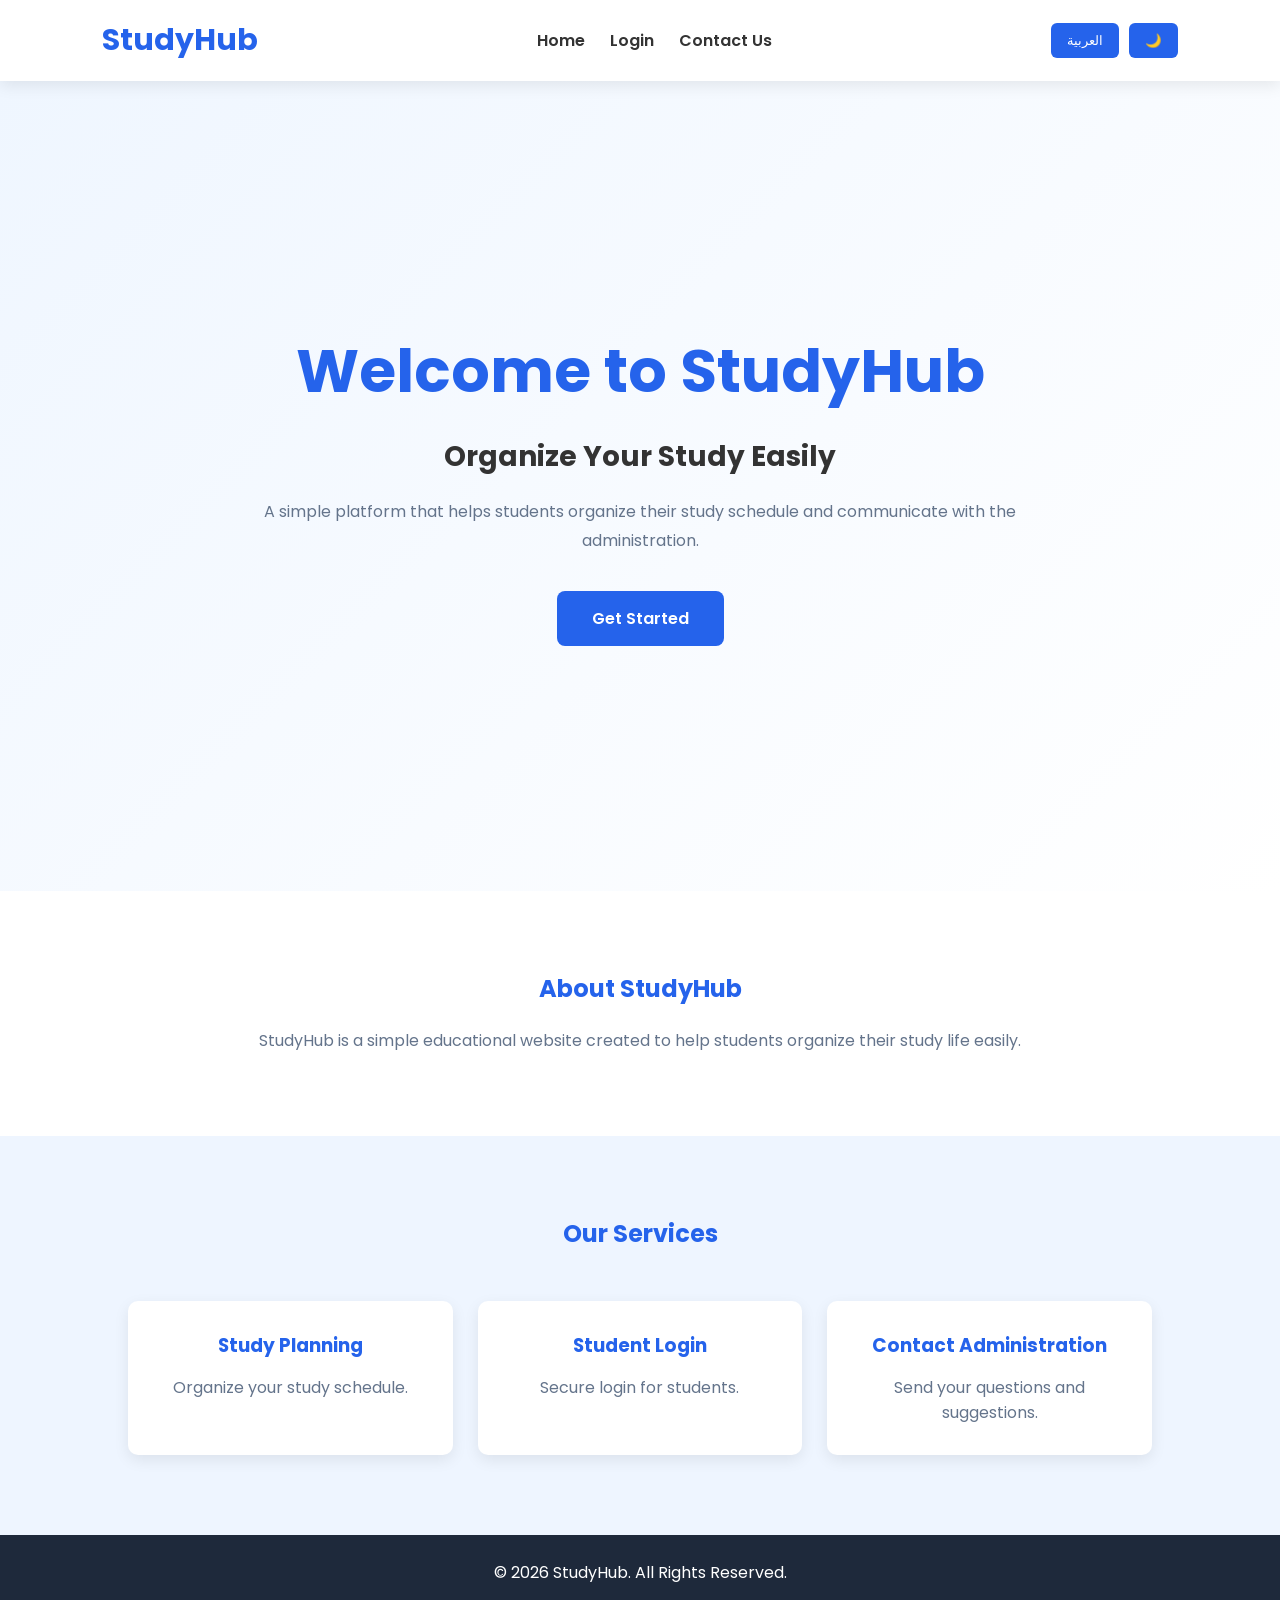
<file: index.html>
<!DOCTYPE html>
<html lang="en" dir="ltr">

<head>

    <meta charset="UTF-8">

    <meta name="viewport" content="width=device-width, initial-scale=1.0">

    <title>StudyHub</title>

    <link rel="stylesheet" href="css/style.css">

    <link rel="preconnect" href="https://fonts.googleapis.com">

    <link rel="preconnect" href="https://fonts.gstatic.com" crossorigin>

    <link href="https://fonts.googleapis.com/css2?family=Cairo:wght@300;400;600;700&family=Poppins:wght@300;400;500;600;700&display=swap" rel="stylesheet">

</head>

<body>

    <!--================ Header =================-->

    <header>

        <div class="logo">

            <h2>StudyHub</h2>

        </div>

        <button class="menu-btn" id="menuBtn">

            ☰

        </button>

        <nav id="navbar">

            <ul>

                <li>
                    <a href="index.html" id="homeLink">Home</a>
                </li>

                <li>
                    <a href="login.html" id="loginLink">Login</a>
                </li>

                <li>
                    <a href="contact.html" id="contactLink">Contact Us</a>
                </li>

            </ul>

        </nav>

        <div class="actions">

            <button id="langBtn">

                العربية

            </button>

            <button id="themeBtn">

                🌙

            </button>

        </div>

    </header>

    <!--================ Hero =================-->

    <section class="hero">

        <div class="hero-content">

            <h1 id="title">

                Welcome to StudyHub

            </h1>

            <h2 id="subtitle">

                Organize Your Study Easily

            </h2>

            <p id="description">

                A simple platform that helps students organize their study schedule and communicate with the administration.

            </p>

            <a href="login.html" class="btn" id="startBtn">

                Get Started

            </a>

        </div>

    </section>

    <!--================ About =================-->

    <section class="about">

        <h2 id="aboutTitle">

            About StudyHub

        </h2>

        <p id="aboutText">

            StudyHub is a simple educational website created to help students manage their study activities and contact the university administration easily.

        </p>

    </section>

    <!--================ Services =================-->

    <section class="services">

        <h2 id="serviceTitle">

            Our Services

        </h2>

        <div class="cards">

            <div class="card">

                <h3 id="card1Title">

                    Study Planning

                </h3>

                <p id="card1Text">

                    Organize your daily study schedule.

                </p>

            </div>

            <div class="card">

                <h3 id="card2Title">

                    Student Login

                </h3>

                <p id="card2Text">

                    Secure login for students.

                </p>

            </div>

            <div class="card">

                <h3 id="card3Title">

                    Contact Administration

                </h3>

                <p id="card3Text">

                    Send your questions and suggestions easily.

                </p>

            </div>

        </div>

    </section>

    <!--================ Footer =================-->

    <footer>

        <p id="footerText">

            © 2026 StudyHub. All Rights Reserved.

        </p>

    </footer>

    <script src="js/script.js"></script>

</body>

</html>
</file>
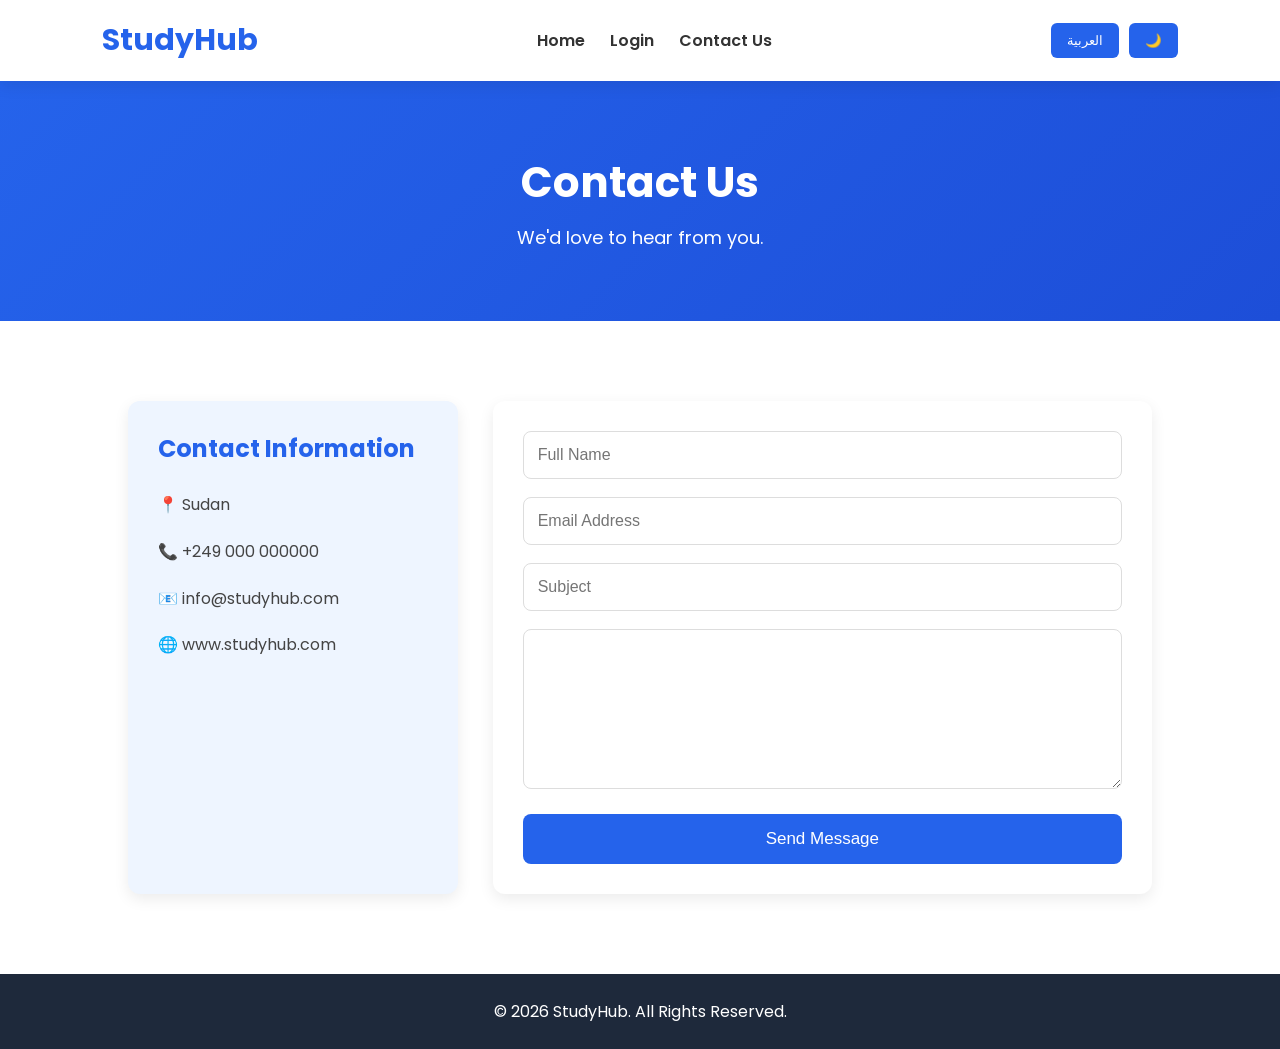
<file: contact.html>
<!DOCTYPE html>
<html lang="en" dir="ltr">

<head>

    <meta charset="UTF-8">

    <meta name="viewport" content="width=device-width, initial-scale=1.0">

    <title>StudyHub | Contact Us</title>

    <link rel="stylesheet" href="css/style.css">

    <link rel="preconnect" href="https://fonts.googleapis.com">

    <link rel="preconnect" href="https://fonts.gstatic.com" crossorigin>

    <link href="https://fonts.googleapis.com/css2?family=Cairo:wght@300;400;600;700&family=Poppins:wght@300;400;500;600;700&display=swap" rel="stylesheet">

</head>

<body>

    <!--========== Header ==========-->

    <header>

        <div class="logo">

            <h2>StudyHub</h2>

        </div>

        <button class="menu-btn" id="menuBtn">

            ☰

        </button>

        <nav id="navbar">

            <ul>

                <li>

                    <a href="index.html" id="homeLink">

                        Home

                    </a>

                </li>

                <li>

                    <a href="login.html" id="loginLink">

                        Login

                    </a>

                </li>

                <li>

                    <a href="contact.html" id="contactLink">

                        Contact Us

                    </a>

                </li>

            </ul>

        </nav>

        <div class="actions">

            <button id="langBtn">

                العربية

            </button>

            <button id="themeBtn">

                🌙

            </button>

        </div>

    </header>

    <!--========== Page Title ==========-->

    <section class="page-title">

        <h1 id="contactTitle">

            Contact Us

        </h1>

        <p id="contactSubtitle">

            We'd love to hear from you.

        </p>

    </section>

    <!--========== Contact Section ==========-->

    <section class="contact-container">

        <div class="contact-info">

            <h2 id="infoTitle">

                Contact Information

            </h2>

            <p>

                📍 Sudan

            </p>

            <p>

                📞 +249 000 000000

            </p>

            <p>

                📧 info@studyhub.com

            </p>

            <p>

                🌐 www.studyhub.com

            </p>

        </div>

        <div class="contact-form">

            <form>

                <input

                    type="text"

                    id="name"

                    placeholder="Full Name"

                    required
                >

                <input

                    type="email"

                    id="email"

                    placeholder="Email Address"

                    required
                >

                <input

                    type="text"

                    id="subject"

                    placeholder="Subject"

                    required
                >

                <textarea

                    id="message"

                    placeholder="Write your message..."

                    rows="6"

                    required>

                </textarea>

                <button

                    type="submit"

                    id="sendBtn">

                    Send Message

                </button>

            </form>

        </div>

    </section>

    <!--========== Map ==========-->

    <!-- <section class="map">

        <iframe

            src="https://www.google.com/maps?q=Khartoum&output=embed"

            width="100%"

            height="350"

            style="border:0;"

            loading="lazy">

        </iframe>

    </section> -->

    <!--========== Footer ==========-->

    <footer>

        <p id="footerText">

            © 2026 StudyHub. All Rights Reserved.

        </p>

    </footer>

    <script src="js/script.js"></script>

</body>

</html>
</file>
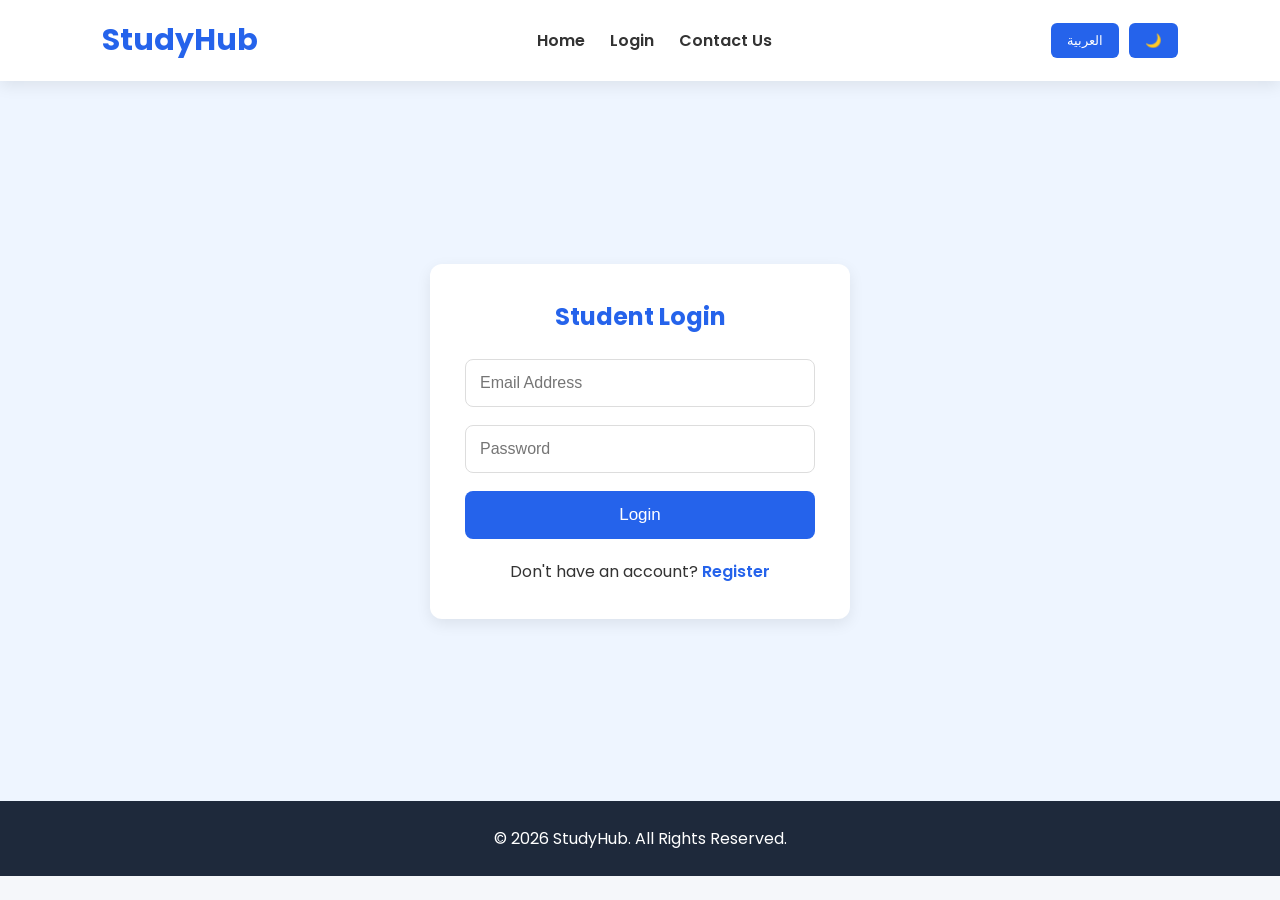
<file: login.html>
<!DOCTYPE html>
<html lang="en" dir="ltr">

<head>

    <meta charset="UTF-8">

    <meta name="viewport" content="width=device-width, initial-scale=1.0">

    <title>StudyHub | Login</title>

    <link rel="stylesheet" href="css/style.css">

    <link rel="preconnect" href="https://fonts.googleapis.com">

    <link rel="preconnect" href="https://fonts.gstatic.com" crossorigin>

    <link href="https://fonts.googleapis.com/css2?family=Cairo:wght@300;400;600;700&family=Poppins:wght@300;400;500;600;700&display=swap" rel="stylesheet">

</head>

<body>

    <!--================ Header ================-->

    <header>

        <div class="logo">

            <h2>StudyHub</h2>

        </div>

        <button class="menu-btn" id="menuBtn">

            ☰

        </button>

        <nav id="navbar">

            <ul>

                <li>
                    <a href="index.html" id="homeLink">Home</a>
                </li>

                <li>
                    <a href="login.html" id="loginLink">Login</a>
                </li>

                <li>
                    <a href="contact.html" id="contactLink">Contact Us</a>
                </li>

            </ul>

        </nav>

        <div class="actions">

            <button id="langBtn">

                العربية

            </button>

            <button id="themeBtn">

                🌙

            </button>

        </div>

    </header>

    <!--================ Login ================-->

    <section class="login">

        <form class="login-form">

            <h2 id="loginTitle">

                Student Login

            </h2>

            <input

                type="email"

                id="email"

                placeholder="Email Address"

            >

            <input

                type="password"

                id="password"

                placeholder="Password"

            >

            <!-- <div class="remember">

                <label>

                    <input type="checkbox">

                    <span id="rememberText">

                        Remember Me

                    </span>

                </label>

            </div> -->

            <button

                type="submit"

                id="loginButton">

                Login

            </button>

            <p class="register-link">

                <span id="accountText">

                    Don't have an account?

                </span>

                <a href="#">

                    Register

                </a>

            </p>

        </form>

    </section>

    <!--================ Footer ================-->

    <footer>

        <p id="footerText">

            © 2026 StudyHub. All Rights Reserved.

        </p>

    </footer>

    <script src="js/script.js"></script>

</body>

</html>
</file>
<file: css/style.css>
/*====================================
        GOOGLE FONTS
====================================*/

@import url('https://fonts.googleapis.com/css2?family=Cairo:wght@300;400;600;700&family=Poppins:wght@300;400;500;600;700&display=swap');

/*====================================
            RESET
====================================*/

*{
    margin:0;
    padding:0;
    box-sizing:border-box;
}

html{
    scroll-behavior:smooth;
}

body{

    font-family:'Poppins',sans-serif;

    background:#f5f7fa;

    color:#333;

    transition:.4s;

}

body.rtl{

    font-family:'Cairo',sans-serif;

}

img{

    max-width:100%;

}

a{

    text-decoration:none;

}

ul{

    list-style:none;

}

/*====================================
        VARIABLES
====================================*/

:root{

    --primary:#2563eb;

    --secondary:#f59e0b;

    --dark:#1e293b;

    --light:#ffffff;

    --gray:#64748b;

    --background:#f5f7fa;

    --shadow:0 5px 15px rgba(0,0,0,.08);

    --radius:10px;

}

/*====================================
            HEADER
====================================*/

header{

    display:flex;

    justify-content:space-between;

    align-items:center;

    padding:18px 8%;

    background:white;

    box-shadow:var(--shadow);

    position:sticky;

    top:0;

    z-index:1000;

}

.logo h2{

    color:var(--primary);

    font-size:30px;

}

/*====================================
            NAVBAR
====================================*/

nav ul{

    display:flex;

    gap:25px;

}

nav ul li a{

    color:#333;

    font-weight:600;

    transition:.3s;

}

nav ul li a:hover{

    color:var(--primary);

}

.actions{

    display:flex;

    gap:10px;

}

.actions button{

    padding:10px 16px;

    border:none;

    border-radius:6px;

    background:var(--primary);

    color:white;

    cursor:pointer;

    transition:.3s;

}

.actions button:hover{

    background:var(--secondary);

}

/*====================================
        MOBILE MENU BUTTON
====================================*/

.menu-btn{

    display:none;

    background:none;

    border:none;

    font-size:30px;

    cursor:pointer;

}

/*====================================
            HERO
====================================*/

.hero{

    min-height:90vh;

    display:flex;

    justify-content:center;

    align-items:center;

    text-align:center;

    padding:50px 8%;

    background:linear-gradient(135deg,#eff6ff,#ffffff);

}

.hero-content{

    max-width:800px;

}

.hero h1{

    font-size:60px;

    color:var(--primary);

    margin-bottom:20px;

}

.hero h2{

    font-size:28px;

    margin-bottom:20px;

}

.hero p{

    color:var(--gray);

    line-height:1.8;

    margin-bottom:35px;

}

.btn{

    display:inline-block;

    padding:15px 35px;

    border-radius:8px;

    background:var(--primary);

    color:white;

    font-weight:600;

    transition:.3s;

}

.btn:hover{

    background:var(--secondary);

}

/*====================================
            ABOUT
====================================*/

.about{

    padding:80px 10%;

    text-align:center;

    background:white;

}

.about h2{

    color:var(--primary);

    margin-bottom:20px;

}

.about p{

    max-width:850px;

    margin:auto;

    color:var(--gray);

    line-height:1.9;

}

/*====================================
            SERVICES
====================================*/

.services{

    padding:80px 10%;

    background:#eef5ff;

}

.services h2{

    text-align:center;

    color:var(--primary);

    margin-bottom:50px;

}

.cards{

    display:grid;

    grid-template-columns:repeat(3,1fr);

    gap:25px;

}

.card{

    background:white;

    padding:30px;

    text-align:center;

    border-radius:var(--radius);

    box-shadow:var(--shadow);

    transition:.3s;

}

.card:hover{

    transform:translateY(-8px);

}

.card h3{

    color:var(--primary);

    margin-bottom:15px;

}

.card p{

    color:var(--gray);

}

/*====================================
            PAGE TITLE
====================================*/

.page-title{

    background:linear-gradient(135deg,#2563eb,#1d4ed8);

    color:white;

    text-align:center;

    padding:70px 20px;

}

.page-title h1{

    font-size:42px;

    margin-bottom:10px;

}

.page-title p{

    font-size:18px;

}

/*====================================
            FOOTER
====================================*/

footer{

    background:var(--dark);

    color:white;

    text-align:center;

    padding:25px;

}
/*====================================
            LOGIN
====================================*/

.login{

    min-height:80vh;

    display:flex;

    justify-content:center;

    align-items:center;

    padding:60px 20px;

    background:#eef5ff;

}

.login-form{

    width:100%;

    max-width:420px;

    background:white;

    padding:35px;

    border-radius:12px;

    box-shadow:var(--shadow);

}

.login-form h2{

    text-align:center;

    color:var(--primary);

    margin-bottom:25px;

}

.login-form input{

    width:100%;

    padding:14px;

    margin-bottom:18px;

    border:1px solid #ddd;

    border-radius:8px;

    font-size:16px;

    outline:none;

    transition:.3s;

}

.login-form input:focus{

    border-color:var(--primary);

}

.remember{

    display:flex;

    justify-content:space-between;

    align-items:center;

    margin-bottom:20px;

    font-size:15px;

}

.login-form button{

    width:100%;

    padding:14px;

    border:none;

    border-radius:8px;

    background:var(--primary);

    color:white;

    font-size:17px;

    cursor:pointer;

    transition:.3s;

}

.login-form button:hover{

    background:var(--secondary);

}

.register-link{

    text-align:center;

    margin-top:20px;

}

.register-link a{

    color:var(--primary);

    font-weight:600;

}

/*====================================
        CONTACT
====================================*/

.contact-container{

    display:grid;

    grid-template-columns:1fr 2fr;

    gap:35px;

    padding:80px 10%;

    background:white;

}

.contact-info{

    background:#eef5ff;

    padding:30px;

    border-radius:12px;

    box-shadow:var(--shadow);

}

.contact-info h2{

    color:var(--primary);

    margin-bottom:25px;

}

.contact-info p{

    margin-bottom:18px;

    color:#444;

    line-height:1.8;

}

.contact-form{

    background:white;

    padding:30px;

    border-radius:12px;

    box-shadow:var(--shadow);

}

.contact-form input,

.contact-form textarea{

    width:100%;

    padding:14px;

    margin-bottom:18px;

    border:1px solid #ddd;

    border-radius:8px;

    outline:none;

    font-size:16px;

    transition:.3s;

}

.contact-form input:focus,

.contact-form textarea:focus{

    border-color:var(--primary);

}

.contact-form textarea{

    resize:vertical;

    min-height:160px;

}

.contact-form button{

    width:100%;

    padding:15px;

    background:var(--primary);

    color:white;

    border:none;

    border-radius:8px;

    cursor:pointer;

    font-size:17px;

    transition:.3s;

}

.contact-form button:hover{

    background:var(--secondary);

}

/*====================================
            MAP
====================================*/

.map{

    padding:0 10% 80px;

}

.map iframe{

    border-radius:12px;

    box-shadow:var(--shadow);

}

/*====================================
        DARK MODE
====================================*/

body.dark{

    background:#0f172a;
    color:#f8fafc;

}

/* Header */

body.dark header{

    background:#1e293b;
    box-shadow:0 5px 15px rgba(0,0,0,.4);

}

body.dark nav ul li a{

    color:#f8fafc;

}

body.dark nav ul li a:hover{

    color:#60a5fa;

}

/* Hero */

body.dark .hero{

    background:linear-gradient(135deg,#0f172a,#1e293b);

}

/* Sections */

body.dark .about,
body.dark .services,
body.dark .login,
body.dark .contact-container{

    background:#0f172a;

}

/* Cards */

body.dark .card,
body.dark .login-form,
body.dark .contact-form,
body.dark .contact-info{

    background:#1e293b;
    color:#f8fafc;
    box-shadow:0 10px 25px rgba(0,0,0,.35);

}

body.dark .card p,
body.dark .contact-info p,
body.dark .about p{

    color:#cbd5e1;

}

/* Titles */

body.dark h1,
body.dark h2,
body.dark h3{

    color:#ffffff;

}

/* Inputs */

body.dark input,
body.dark textarea{

    background:#334155;
    color:white;
    border:1px solid #475569;

}

body.dark input::placeholder,
body.dark textarea::placeholder{

    color:#cbd5e1;

}

body.dark input:focus,
body.dark textarea:focus{

    border-color:#3b82f6;

}

/* Buttons */

body.dark .btn,
body.dark .login-form button,
body.dark .contact-form button,
body.dark .actions button{

    background:#2563eb;
    color:white;

}

body.dark .btn:hover,
body.dark .login-form button:hover,
body.dark .contact-form button:hover,
body.dark .actions button:hover{

    background:#1d4ed8;

}

/* Register Link */

body.dark .register-link{

    color:#e2e8f0;

}

body.dark .register-link a{

    color:#60a5fa;

}

/* Page Title */

body.dark .page-title{

    background:linear-gradient(135deg,#1e40af,#1e3a8a);

}

/* Footer */

body.dark footer{

    background:#020617;
    color:#e2e8f0;

}

/* Mobile Menu */

body.dark nav{

    background:#1e293b;

}
/*====================================
            RTL
====================================*/

body.rtl{

    direction:rtl;

}

body.rtl nav ul{

    padding:0;

}

body.rtl .actions{

    flex-direction:row-reverse;

}

body.rtl .remember{

    flex-direction:row-reverse;

}

/*====================================
        RESPONSIVE
====================================*/

@media(max-width:992px){

.cards{

grid-template-columns:repeat(2,1fr);

}

.contact-container{

grid-template-columns:1fr;

}

.hero h1{

font-size:45px;

}

}

@media(max-width:768px){

.menu-btn{

display:block;

}

nav{

display:none;

position:absolute;

top:80px;

left:0;

width:100%;

background:white;

padding:20px;

box-shadow:var(--shadow);

}

body.dark nav{

background:#1e293b;

}

nav.active{

display:block;

}

nav ul{

flex-direction:column;

gap:20px;

text-align:center;

}

header{

flex-wrap:wrap;

}

.actions{

width:100%;

justify-content:center;

margin-top:15px;

}

.cards{

grid-template-columns:1fr;

}

.hero{

min-height:70vh;

}

.hero h1{

font-size:34px;

}

.hero h2{

font-size:22px;

}

.hero p{

font-size:16px;

}

.page-title h1{

font-size:32px;

}

.login-form{

padding:25px;

}

.contact-container{

padding:50px 5%;

}

.map{

padding:0 5% 50px;

}

}

@media(max-width:480px){

.logo h2{

font-size:24px;

}

.actions button{

padding:8px 12px;

font-size:14px;

}

.btn{

padding:12px 24px;

}

.hero h1{

font-size:28px;

}

.hero h2{

font-size:20px;

}

.hero p{

font-size:15px;

}

.about,

.services{

padding:60px 5%;

}

.card{

padding:20px;

}

}
</file>
